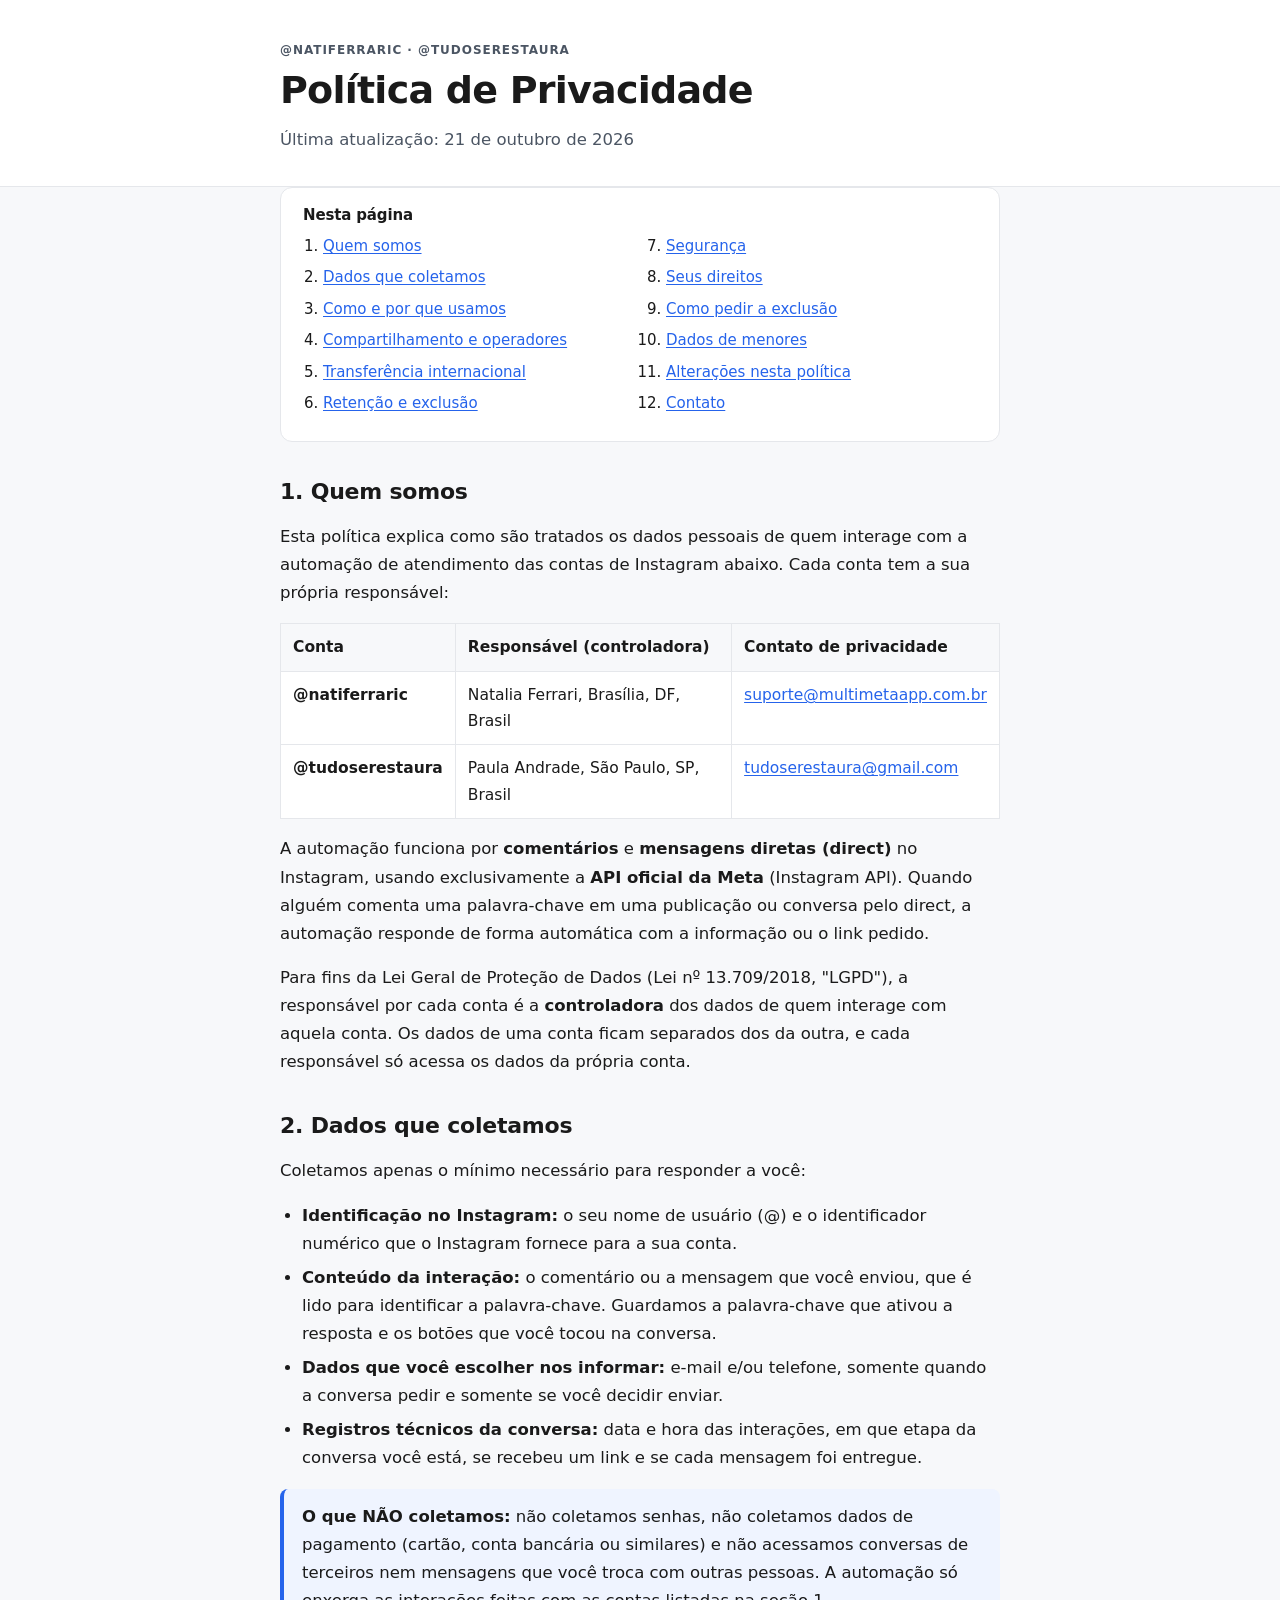
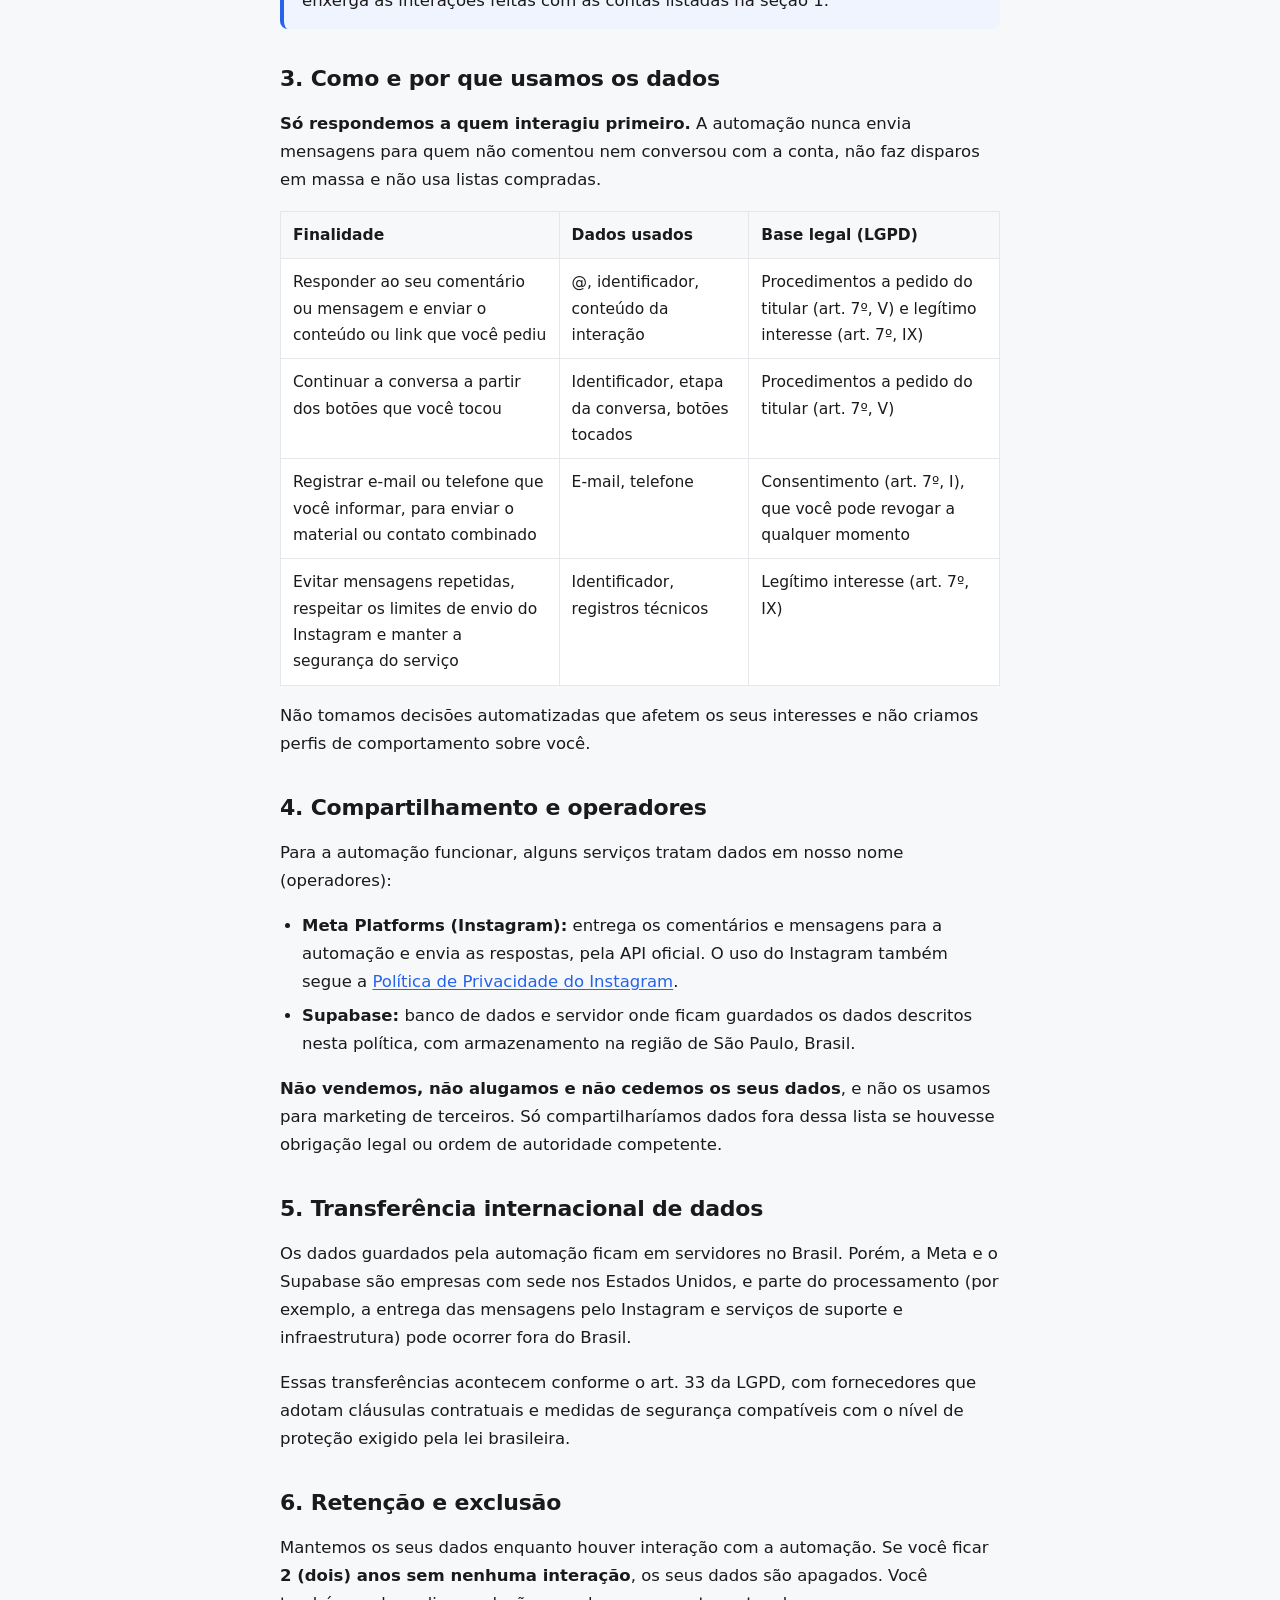
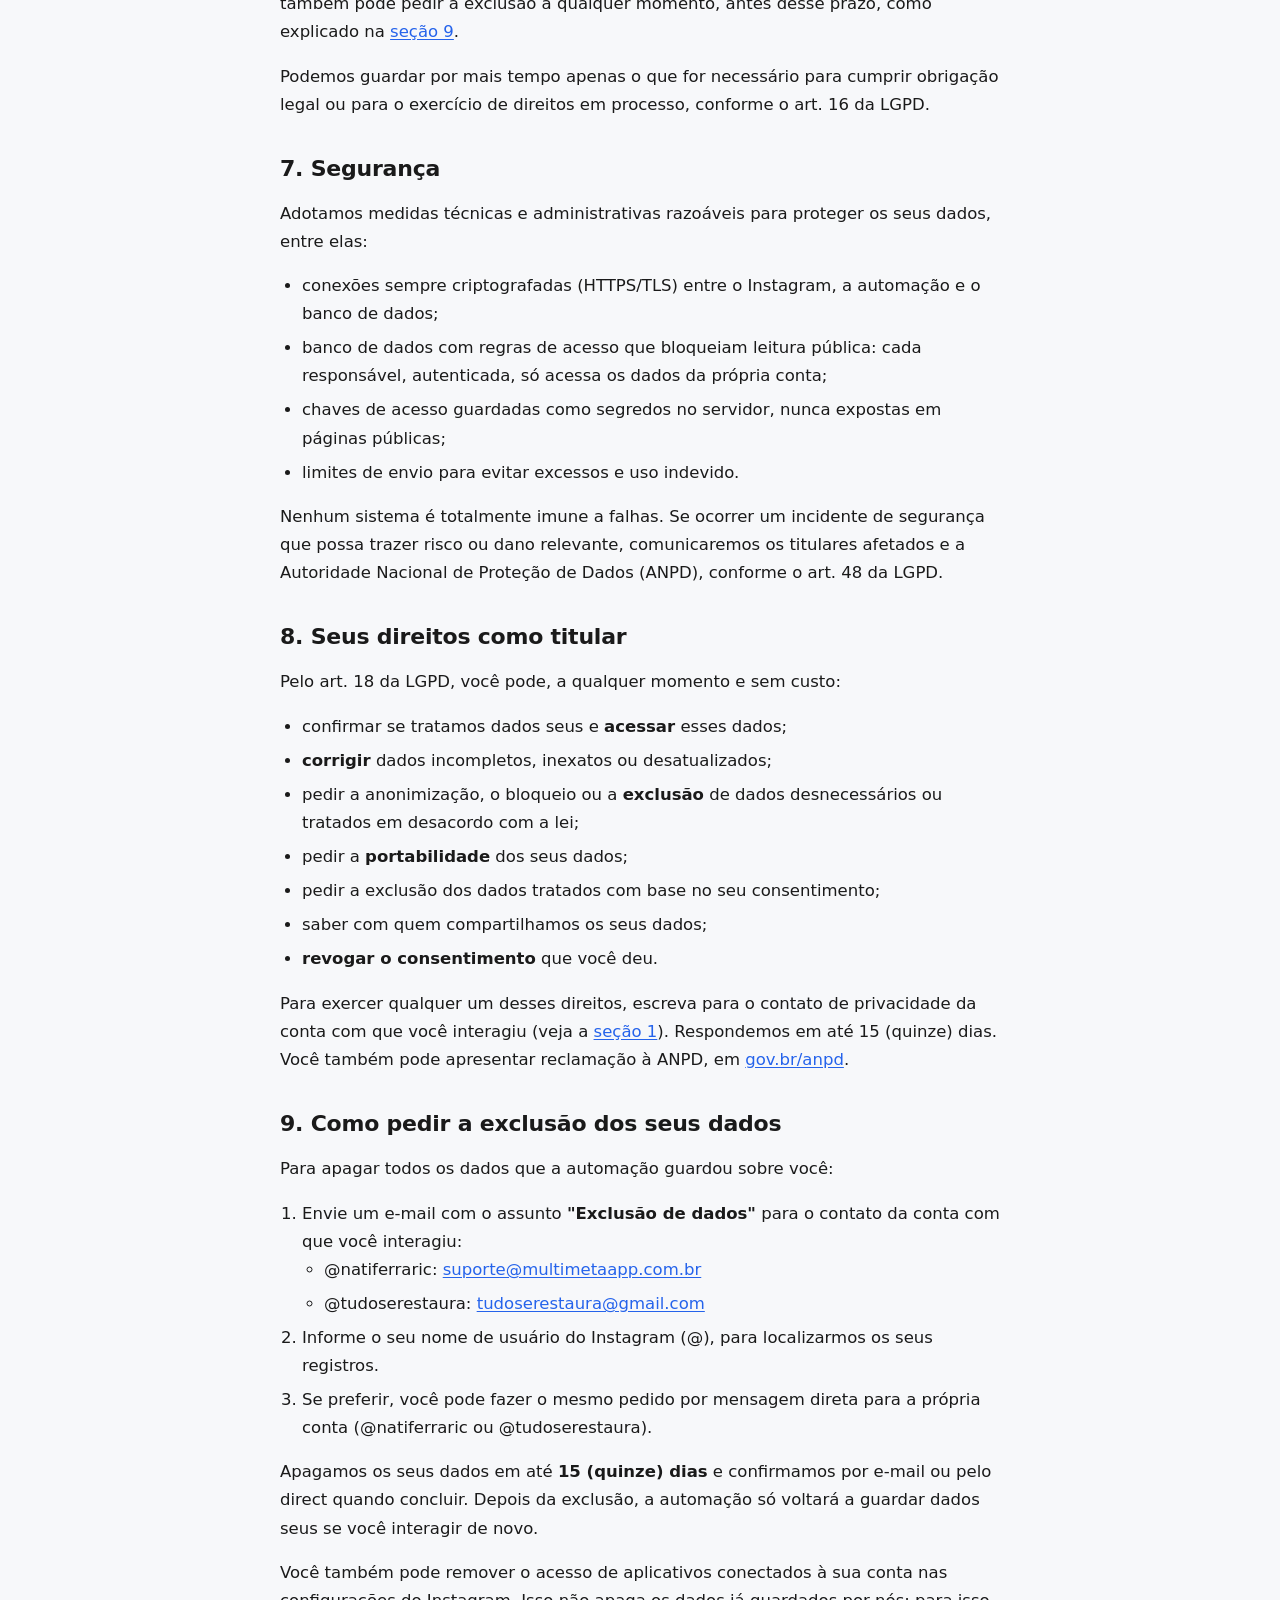
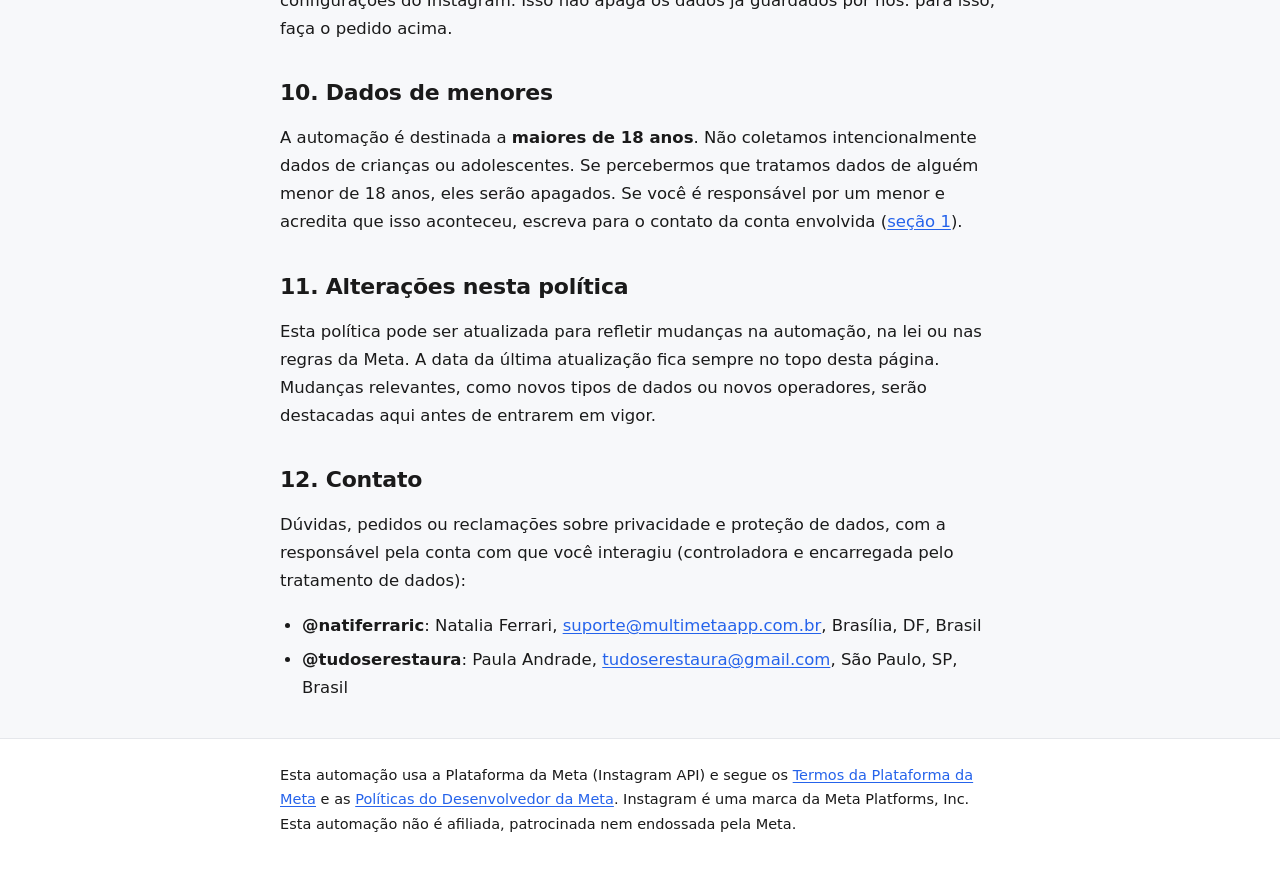
<file: politica-de-privacidade/index.html>
<!doctype html>
<html lang="pt-BR">
<head>
  <meta charset="utf-8">
  <meta name="viewport" content="width=device-width, initial-scale=1">
  <title>Política de Privacidade | Automação de Instagram</title>
  <meta name="description" content="Política de Privacidade da automação de mensagens e comentários do Instagram das contas @natiferraric (Natalia Ferrari) e @tudoserestaura (Paula Andrade): quais dados coletamos, como usamos, seus direitos pela LGPD e como pedir a exclusão.">
  <meta name="robots" content="index, follow">
  <style>
    :root {
      --destaque: #2563EB;
      --fundo: #F7F8FA;
      --superficie: #FFFFFF;
      --texto: #1A1A1A;
      --texto-2: #4B5563;
      --borda: #E5E7EB;
      --destaque-suave: #EFF4FF;
      --fonte: system-ui, -apple-system, "Segoe UI", Roboto, "Helvetica Neue", Arial, sans-serif;
    }
    @media (prefers-color-scheme: dark) {
      :root {
        --destaque: #60A5FA; --fundo: #0F1115; --superficie: #171A21;
        --texto: #F3F4F6; --texto-2: #C4C9D2; --borda: #2A2F3A; --destaque-suave: #172036;
      }
    }
    * { box-sizing: border-box; }
    html { scroll-behavior: smooth; }
    body {
      margin: 0; background: var(--fundo); color: var(--texto);
      font-family: var(--fonte); font-size: 16.5px; line-height: 1.7;
      -webkit-font-smoothing: antialiased;
    }
    a { color: var(--destaque); text-underline-offset: 2px; }
    a:focus-visible { outline: 3px solid var(--destaque); outline-offset: 2px; border-radius: 3px; }
    .pular { position: absolute; left: -9999px; }
    .pular:focus { left: 16px; top: 16px; background: var(--superficie); padding: 8px 12px; z-index: 10; }
    header.topo { background: var(--superficie); border-bottom: 1px solid var(--borda); }
    .largura { max-width: 760px; margin: 0 auto; padding: 0 20px; }
    header.topo .largura { padding-top: 40px; padding-bottom: 32px; }
    .rotulo { font-size: 12px; font-weight: 600; letter-spacing: .08em; text-transform: uppercase; color: var(--texto-2); margin: 0 0 8px; }
    h1 { font-size: clamp(28px, 6vw, 38px); line-height: 1.2; letter-spacing: -.02em; margin: 0 0 12px; }
    .atualizado { color: var(--texto-2); margin: 0; }
    main { padding: 32px 0 56px; }
    nav.indice {
      background: var(--superficie); border: 1px solid var(--borda); border-radius: 12px; padding: 18px 22px; margin-bottom: 36px;
    }
    nav.indice h2 { font-size: 15px; margin: 0 0 8px; }
    nav.indice ol { margin: 0; padding-left: 20px; columns: 2; column-gap: 32px; }
    nav.indice li { break-inside: avoid; font-size: 15px; }
    section { margin-bottom: 36px; scroll-margin-top: 16px; }
    h2 { font-size: 22px; line-height: 1.3; margin: 0 0 12px; letter-spacing: -.01em; }
    h3 { font-size: 17px; margin: 20px 0 6px; }
    p, li { color: var(--texto); }
    ul, ol { padding-left: 22px; }
    li { margin-bottom: 6px; }
    .destaque {
      background: var(--destaque-suave); border-left: 4px solid var(--destaque); border-radius: 8px; padding: 14px 18px; margin: 16px 0;
    }
    .tabela { width: 100%; border-collapse: collapse; margin: 12px 0; font-size: 15.5px; background: var(--superficie); }
    .tabela th, .tabela td { text-align: left; vertical-align: top; padding: 10px 12px; border: 1px solid var(--borda); }
    .tabela th { background: var(--fundo); font-weight: 600; }
    footer { border-top: 1px solid var(--borda); background: var(--superficie); color: var(--texto-2); font-size: 14.5px; }
    footer .largura { padding-top: 24px; padding-bottom: 32px; }
    @media (max-width: 600px) {
      body { font-size: 16px; }
      nav.indice ol { columns: 1; }
      .tabela, .tabela tbody, .tabela tr, .tabela td { display: block; width: 100%; }
      .tabela thead { display: none; }
      .tabela tr { border: 1px solid var(--borda); border-radius: 8px; margin-bottom: 10px; overflow: hidden; }
      .tabela td { border: 0; border-bottom: 1px solid var(--borda); }
      .tabela td:last-child { border-bottom: 0; }
      .tabela td::before { content: attr(data-rotulo); display: block; font-size: 12px; font-weight: 600; text-transform: uppercase; letter-spacing: .06em; color: var(--texto-2); }
    }
  </style>
</head>
<body>
  <a class="pular" href="#conteudo">Pular para o conteúdo</a>

  <header class="topo">
    <div class="largura">
      <p class="rotulo">@natiferraric · @tudoserestaura</p>
      <h1>Política de Privacidade</h1>
      <p class="atualizado">Última atualização: <time datetime="2026-10-21">21 de outubro de 2026</time></p>
    </div>
  </header>

  <main id="conteudo" class="largura">
    <nav class="indice" aria-label="Índice">
      <h2>Nesta página</h2>
      <ol>
        <li><a href="#quem-somos">Quem somos</a></li>
        <li><a href="#dados-coletados">Dados que coletamos</a></li>
        <li><a href="#uso-dos-dados">Como e por que usamos</a></li>
        <li><a href="#compartilhamento">Compartilhamento e operadores</a></li>
        <li><a href="#transferencia-internacional">Transferência internacional</a></li>
        <li><a href="#retencao">Retenção e exclusão</a></li>
        <li><a href="#seguranca">Segurança</a></li>
        <li><a href="#direitos">Seus direitos</a></li>
        <li><a href="#exclusao-de-dados">Como pedir a exclusão</a></li>
        <li><a href="#menores">Dados de menores</a></li>
        <li><a href="#alteracoes">Alterações nesta política</a></li>
        <li><a href="#contato">Contato</a></li>
      </ol>
    </nav>

    <section id="quem-somos" aria-labelledby="t-quem-somos">
      <h2 id="t-quem-somos">1. Quem somos</h2>
      <p>
        Esta política explica como são tratados os dados pessoais de quem interage com a automação de
        atendimento das contas de Instagram abaixo. Cada conta tem a sua própria responsável:
      </p>
      <table class="tabela">
        <thead>
          <tr><th scope="col">Conta</th><th scope="col">Responsável (controladora)</th><th scope="col">Contato de privacidade</th></tr>
        </thead>
        <tbody>
          <tr>
            <td data-rotulo="Conta"><strong>@natiferraric</strong></td>
            <td data-rotulo="Responsável">Natalia Ferrari, Brasília, DF, Brasil</td>
            <td data-rotulo="Contato"><a href="mailto:suporte@multimetaapp.com.br">suporte@multimetaapp.com.br</a></td>
          </tr>
          <tr>
            <td data-rotulo="Conta"><strong>@tudoserestaura</strong></td>
            <td data-rotulo="Responsável">Paula Andrade, São Paulo, SP, Brasil</td>
            <td data-rotulo="Contato"><a href="mailto:tudoserestaura@gmail.com">tudoserestaura@gmail.com</a></td>
          </tr>
        </tbody>
      </table>
      <p>
        A automação funciona por <strong>comentários</strong> e <strong>mensagens diretas (direct)</strong> no
        Instagram, usando exclusivamente a <strong>API oficial da Meta</strong> (Instagram API). Quando alguém
        comenta uma palavra-chave em uma publicação ou conversa pelo direct, a automação responde de forma
        automática com a informação ou o link pedido.
      </p>
      <p>
        Para fins da Lei Geral de Proteção de Dados (Lei nº 13.709/2018, "LGPD"), a responsável por cada
        conta é a <strong>controladora</strong> dos dados de quem interage com aquela conta. Os dados de uma
        conta ficam separados dos da outra, e cada responsável só acessa os dados da própria conta.
      </p>
    </section>

    <section id="dados-coletados" aria-labelledby="t-dados">
      <h2 id="t-dados">2. Dados que coletamos</h2>
      <p>Coletamos apenas o mínimo necessário para responder a você:</p>
      <ul>
        <li><strong>Identificação no Instagram:</strong> o seu nome de usuário (@) e o identificador numérico que o Instagram fornece para a sua conta.</li>
        <li><strong>Conteúdo da interação:</strong> o comentário ou a mensagem que você enviou, que é lido para identificar a palavra-chave. Guardamos a palavra-chave que ativou a resposta e os botões que você tocou na conversa.</li>
        <li><strong>Dados que você escolher nos informar:</strong> e-mail e/ou telefone, somente quando a conversa pedir e somente se você decidir enviar.</li>
        <li><strong>Registros técnicos da conversa:</strong> data e hora das interações, em que etapa da conversa você está, se recebeu um link e se cada mensagem foi entregue.</li>
      </ul>
      <div class="destaque">
        <p style="margin:0">
          <strong>O que NÃO coletamos:</strong> não coletamos senhas, não coletamos dados de pagamento
          (cartão, conta bancária ou similares) e não acessamos conversas de terceiros nem mensagens que
          você troca com outras pessoas. A automação só enxerga as interações feitas com as contas listadas na seção 1.
        </p>
      </div>
    </section>

    <section id="uso-dos-dados" aria-labelledby="t-uso">
      <h2 id="t-uso">3. Como e por que usamos os dados</h2>
      <p>
        <strong>Só respondemos a quem interagiu primeiro.</strong> A automação nunca envia mensagens para
        quem não comentou nem conversou com a conta, não faz disparos em massa e não usa listas
        compradas.
      </p>
      <table class="tabela">
        <thead>
          <tr><th scope="col">Finalidade</th><th scope="col">Dados usados</th><th scope="col">Base legal (LGPD)</th></tr>
        </thead>
        <tbody>
          <tr>
            <td data-rotulo="Finalidade">Responder ao seu comentário ou mensagem e enviar o conteúdo ou link que você pediu</td>
            <td data-rotulo="Dados usados">@, identificador, conteúdo da interação</td>
            <td data-rotulo="Base legal">Procedimentos a pedido do titular (art. 7º, V) e legítimo interesse (art. 7º, IX)</td>
          </tr>
          <tr>
            <td data-rotulo="Finalidade">Continuar a conversa a partir dos botões que você tocou</td>
            <td data-rotulo="Dados usados">Identificador, etapa da conversa, botões tocados</td>
            <td data-rotulo="Base legal">Procedimentos a pedido do titular (art. 7º, V)</td>
          </tr>
          <tr>
            <td data-rotulo="Finalidade">Registrar e-mail ou telefone que você informar, para enviar o material ou contato combinado</td>
            <td data-rotulo="Dados usados">E-mail, telefone</td>
            <td data-rotulo="Base legal">Consentimento (art. 7º, I), que você pode revogar a qualquer momento</td>
          </tr>
          <tr>
            <td data-rotulo="Finalidade">Evitar mensagens repetidas, respeitar os limites de envio do Instagram e manter a segurança do serviço</td>
            <td data-rotulo="Dados usados">Identificador, registros técnicos</td>
            <td data-rotulo="Base legal">Legítimo interesse (art. 7º, IX)</td>
          </tr>
        </tbody>
      </table>
      <p>Não tomamos decisões automatizadas que afetem os seus interesses e não criamos perfis de comportamento sobre você.</p>
    </section>

    <section id="compartilhamento" aria-labelledby="t-compart">
      <h2 id="t-compart">4. Compartilhamento e operadores</h2>
      <p>Para a automação funcionar, alguns serviços tratam dados em nosso nome (operadores):</p>
      <ul>
        <li><strong>Meta Platforms (Instagram):</strong> entrega os comentários e mensagens para a automação e envia as respostas, pela API oficial. O uso do Instagram também segue a <a href="https://privacycenter.instagram.com/policy" rel="noopener">Política de Privacidade do Instagram</a>.</li>
        <li><strong>Supabase:</strong> banco de dados e servidor onde ficam guardados os dados descritos nesta política, com armazenamento na região de São Paulo, Brasil.</li>
      </ul>
      <p>
        <strong>Não vendemos, não alugamos e não cedemos os seus dados</strong>, e não os usamos para
        marketing de terceiros. Só compartilharíamos dados fora dessa lista se houvesse obrigação legal ou
        ordem de autoridade competente.
      </p>
    </section>

    <section id="transferencia-internacional" aria-labelledby="t-transf">
      <h2 id="t-transf">5. Transferência internacional de dados</h2>
      <p>
        Os dados guardados pela automação ficam em servidores no Brasil. Porém, a Meta e o Supabase são
        empresas com sede nos Estados Unidos, e parte do processamento (por exemplo, a entrega das mensagens
        pelo Instagram e serviços de suporte e infraestrutura) pode ocorrer fora do Brasil.
      </p>
      <p>
        Essas transferências acontecem conforme o art. 33 da LGPD, com fornecedores que adotam cláusulas
        contratuais e medidas de segurança compatíveis com o nível de proteção exigido pela lei brasileira.
      </p>
    </section>

    <section id="retencao" aria-labelledby="t-retencao">
      <h2 id="t-retencao">6. Retenção e exclusão</h2>
      <p>
        Mantemos os seus dados enquanto houver interação com a automação. Se você ficar
        <strong>2 (dois) anos sem nenhuma interação</strong>, os seus dados são apagados. Você também pode
        pedir a exclusão a qualquer momento, antes desse prazo, como explicado na
        <a href="#exclusao-de-dados">seção 9</a>.
      </p>
      <p>
        Podemos guardar por mais tempo apenas o que for necessário para cumprir obrigação legal ou para o
        exercício de direitos em processo, conforme o art. 16 da LGPD.
      </p>
    </section>

    <section id="seguranca" aria-labelledby="t-seguranca">
      <h2 id="t-seguranca">7. Segurança</h2>
      <p>Adotamos medidas técnicas e administrativas razoáveis para proteger os seus dados, entre elas:</p>
      <ul>
        <li>conexões sempre criptografadas (HTTPS/TLS) entre o Instagram, a automação e o banco de dados;</li>
        <li>banco de dados com regras de acesso que bloqueiam leitura pública: cada responsável, autenticada, só acessa os dados da própria conta;</li>
        <li>chaves de acesso guardadas como segredos no servidor, nunca expostas em páginas públicas;</li>
        <li>limites de envio para evitar excessos e uso indevido.</li>
      </ul>
      <p>
        Nenhum sistema é totalmente imune a falhas. Se ocorrer um incidente de segurança que possa trazer
        risco ou dano relevante, comunicaremos os titulares afetados e a Autoridade Nacional de Proteção de
        Dados (ANPD), conforme o art. 48 da LGPD.
      </p>
    </section>

    <section id="direitos" aria-labelledby="t-direitos">
      <h2 id="t-direitos">8. Seus direitos como titular</h2>
      <p>Pelo art. 18 da LGPD, você pode, a qualquer momento e sem custo:</p>
      <ul>
        <li>confirmar se tratamos dados seus e <strong>acessar</strong> esses dados;</li>
        <li><strong>corrigir</strong> dados incompletos, inexatos ou desatualizados;</li>
        <li>pedir a anonimização, o bloqueio ou a <strong>exclusão</strong> de dados desnecessários ou tratados em desacordo com a lei;</li>
        <li>pedir a <strong>portabilidade</strong> dos seus dados;</li>
        <li>pedir a exclusão dos dados tratados com base no seu consentimento;</li>
        <li>saber com quem compartilhamos os seus dados;</li>
        <li><strong>revogar o consentimento</strong> que você deu.</li>
      </ul>
      <p>
        Para exercer qualquer um desses direitos, escreva para o contato de privacidade da conta com que
        você interagiu (veja a <a href="#quem-somos">seção 1</a>). Respondemos em até
        15 (quinze) dias. Você também pode apresentar reclamação à ANPD, em
        <a href="https://www.gov.br/anpd" rel="noopener">gov.br/anpd</a>.
      </p>
    </section>

    <section id="exclusao-de-dados" aria-labelledby="t-exclusao">
      <h2 id="t-exclusao">9. Como pedir a exclusão dos seus dados</h2>
      <p>Para apagar todos os dados que a automação guardou sobre você:</p>
      <ol>
        <li>Envie um e-mail com o assunto <strong>"Exclusão de dados"</strong> para o contato da conta com que você interagiu:
          <ul>
            <li>@natiferraric: <a href="mailto:suporte@multimetaapp.com.br?subject=Exclus%C3%A3o%20de%20dados">suporte@multimetaapp.com.br</a></li>
            <li>@tudoserestaura: <a href="mailto:tudoserestaura@gmail.com?subject=Exclus%C3%A3o%20de%20dados">tudoserestaura@gmail.com</a></li>
          </ul>
        </li>
        <li>Informe o seu nome de usuário do Instagram (@), para localizarmos os seus registros.</li>
        <li>Se preferir, você pode fazer o mesmo pedido por mensagem direta para a própria conta (@natiferraric ou @tudoserestaura).</li>
      </ol>
      <p>
        Apagamos os seus dados em até <strong>15 (quinze) dias</strong> e confirmamos por e-mail ou pelo
        direct quando concluir. Depois da exclusão, a automação só voltará a guardar dados seus se você
        interagir de novo.
      </p>
      <p>
        Você também pode remover o acesso de aplicativos conectados à sua conta nas configurações do
        Instagram. Isso não apaga os dados já guardados por nós: para isso, faça o pedido acima.
      </p>
    </section>

    <section id="menores" aria-labelledby="t-menores">
      <h2 id="t-menores">10. Dados de menores</h2>
      <p>
        A automação é destinada a <strong>maiores de 18 anos</strong>. Não coletamos intencionalmente dados
        de crianças ou adolescentes. Se percebermos que tratamos dados de alguém menor de 18 anos, eles serão
        apagados. Se você é responsável por um menor e acredita que isso aconteceu, escreva para o contato
        da conta envolvida (<a href="#quem-somos">seção 1</a>).
      </p>
    </section>

    <section id="alteracoes" aria-labelledby="t-alteracoes">
      <h2 id="t-alteracoes">11. Alterações nesta política</h2>
      <p>
        Esta política pode ser atualizada para refletir mudanças na automação, na lei ou nas regras da Meta.
        A data da última atualização fica sempre no topo desta página. Mudanças relevantes, como novos tipos
        de dados ou novos operadores, serão destacadas aqui antes de entrarem em vigor.
      </p>
    </section>

    <section id="contato" aria-labelledby="t-contato">
      <h2 id="t-contato">12. Contato</h2>
      <p>
        Dúvidas, pedidos ou reclamações sobre privacidade e proteção de dados, com a responsável pela
        conta com que você interagiu (controladora e encarregada pelo tratamento de dados):
      </p>
      <ul>
        <li><strong>@natiferraric</strong>: Natalia Ferrari, <a href="mailto:suporte@multimetaapp.com.br">suporte@multimetaapp.com.br</a>, Brasília, DF, Brasil</li>
        <li><strong>@tudoserestaura</strong>: Paula Andrade, <a href="mailto:tudoserestaura@gmail.com">tudoserestaura@gmail.com</a>, São Paulo, SP, Brasil</li>
      </ul>
    </section>
  </main>

  <footer>
    <div class="largura">
      <p style="margin:0">
        Esta automação usa a Plataforma da Meta (Instagram API) e segue os
        <a href="https://developers.facebook.com/terms/" rel="noopener">Termos da Plataforma da Meta</a> e as
        <a href="https://developers.facebook.com/devpolicy/" rel="noopener">Políticas do Desenvolvedor da Meta</a>.
        Instagram é uma marca da Meta Platforms, Inc. Esta automação não é afiliada, patrocinada nem endossada pela Meta.
      </p>
    </div>
  </footer>
</body>
</html>
</file>
